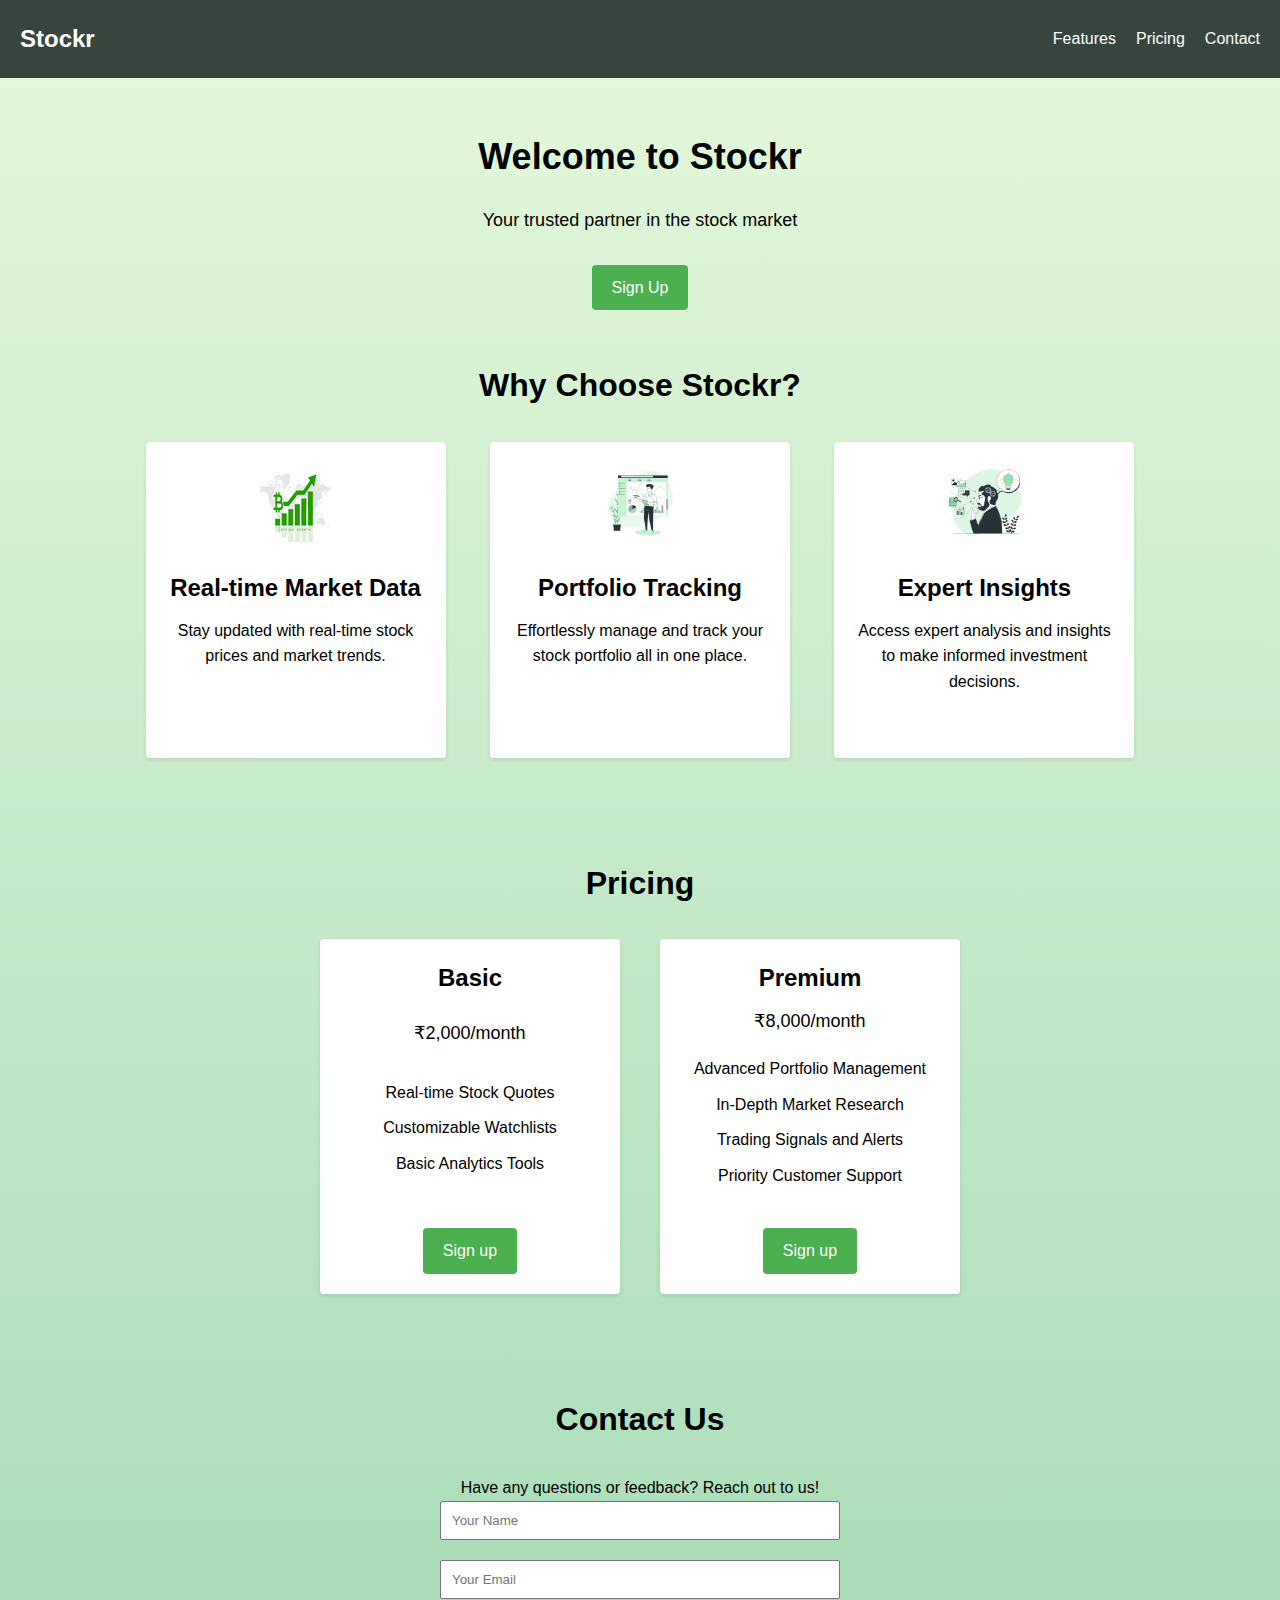
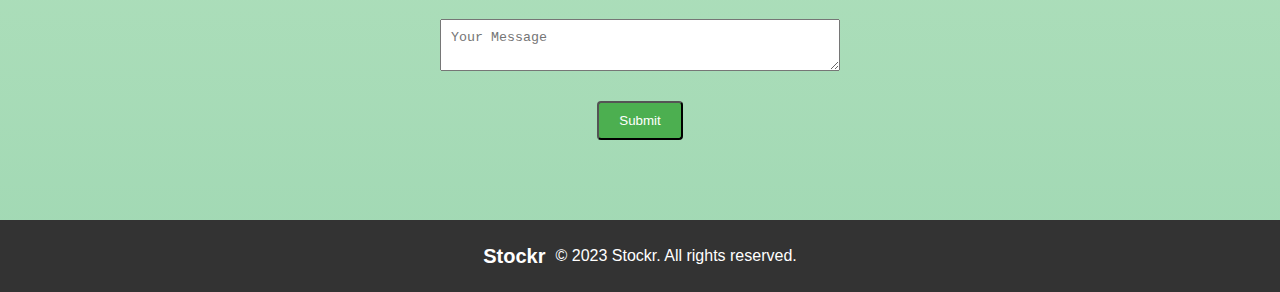
<file: index.html>
<!DOCTYPE html>
<html lang="en">

<head>
  <meta charset="UTF-8">
  <meta name="viewport" content="width=device-width, initial-scale=1.0">
  <title>Stockr - Your Stock Market Partner</title>
  <link rel="stylesheet" href="styles.css">
</head>

<body>
    <header>
        <div class="logo">Stockr</div>
        <ul class="navigation">
          <li><a href="#features">Features</a></li>
          <li><a href="#pricing">Pricing</a></li>
          <li><a href="#contact">Contact</a></li>
        </ul>
      </header>
    </nav>
    <div class="hero">
      <h1>Welcome to Stockr</h1>
      <p>Your trusted partner in the stock market</p>
      <a href="#signup" class="btn">Sign Up</a>
    </div>
  </header>

  
  

  <section id="features" class="features">
    <h2>Why Choose Stockr?</h2>
    <div class="feature-card">
      <a href="feature.html"></a>
      <div class="feature-icon">
        <img src="feature1.jpg" alt="Feature 1">
      </div>
      
      <a href="second.html" class="custom-link"><h3>Real-time Market Data</h3></a>
      
      <p>Stay updated with real-time stock prices and market trends.</p>
    </div>
    <div class="feature-card">
      <div class="feature-icon">
        <img src="feature2.png" alt="Feature 2">
      </div>
      <h3>Portfolio Tracking</h3>
      <p>Effortlessly manage and track your stock portfolio all in one place.</p>
    </div>
    <div class="feature-card">
      <div class="feature-icon">
        <img src="feature3.png" alt="Feature 3">
      </div>
      <h3>Expert Insights</h3>
      <p>Access expert analysis and insights to make informed investment decisions.</p>
    </div>
  </section>

  <section id="pricing" class="pricing">
    <div class="container">
      <h2>Pricing</h2>
      <div class="price-card-container">
        <div class="price-card">
          <h3>Basic</h3>
          <p>₹2,000/month</p>
          <ul>
            <li>Real-time Stock Quotes</li>
            <li>Customizable Watchlists</li>
            <li>Basic Analytics Tools</li>
          </ul>
          <div class="btn-container">
            <a href="#" class="btn">Sign up</a>
          </div>
        </div>
        <div class="price-card">
          <h3>Premium</h3>
          <p>₹8,000/month</p>
          <ul>
            <li>Advanced Portfolio Management</li>
            <li>In-Depth Market Research</li>
            <li>Trading Signals and Alerts</li>
            <li>Priority Customer Support</li>
          </ul>
          <div class="btn-container">
            <a href="#" class="btn">Sign up</a>
          </div>
        </div>
      </div>
    </div>
  </section>
  
  

  <section id="contact" class="contact">
    <h2>Contact Us</h2>
    <p>Have any questions or feedback? Reach out to us!</p>
    <div class="alignn">
    <form> 
      <input class="alig" type="text" placeholder="Your Name">
      <input class="alig" type="email" placeholder="Your Email">
      <textarea class="alig" placeholder="Your Message"></textarea>
      <button type="submit" class="btn">Submit</button>
    </form>
</div>
  </section>

  <footer>
    <div class="footer-content">
      <div class="logo">Stockr</div>
      <p>&copy; 2023 Stockr. All rights reserved.</p>
    </div>
  </footer>

  <script src="app.js"></script>
</body>

</html>
</file>
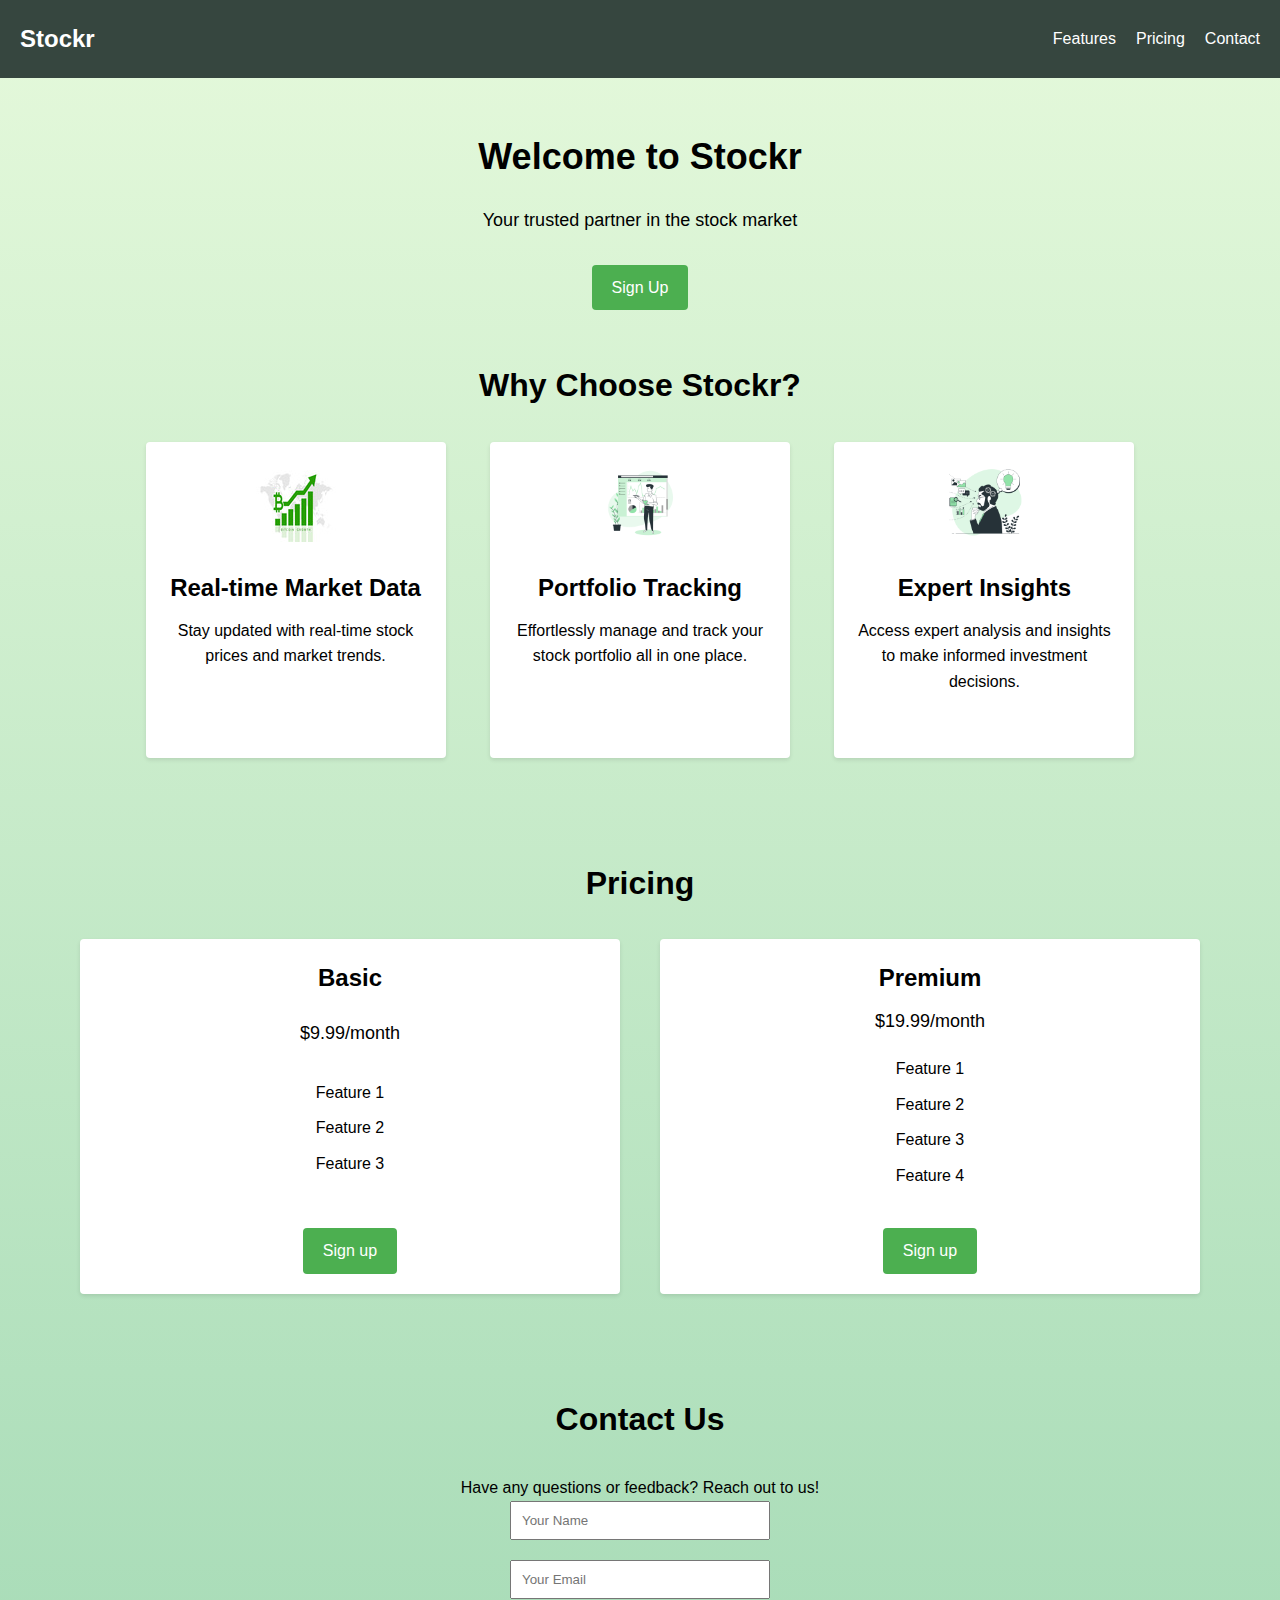
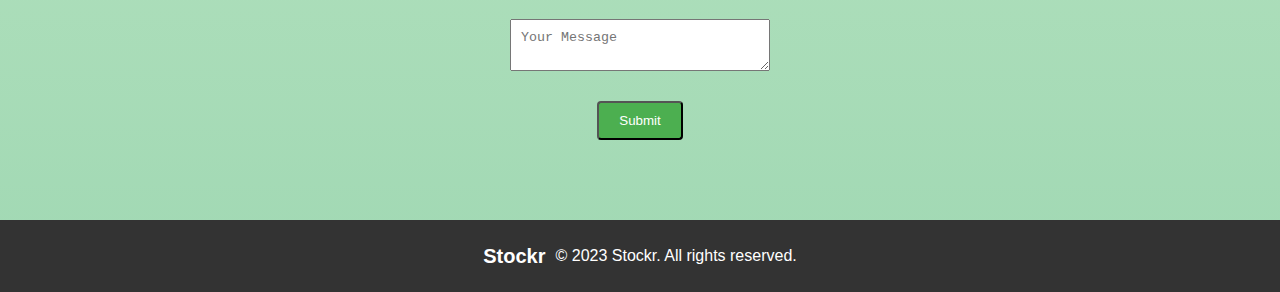
<file: Stockr/index.html>
<!DOCTYPE html>
<html lang="en">

<head>
  <meta charset="UTF-8">
  <meta name="viewport" content="width=device-width, initial-scale=1.0">
  <title>Stockr - Your Stock Market Partner</title>
  <link rel="stylesheet" href="styles.css">
</head>

<body>
    <header>
        <div class="logo">Stockr</div>
        <ul class="navigation">
          <li><a href="#features">Features</a></li>
          <li><a href="#pricing">Pricing</a></li>
          <li><a href="#contact">Contact</a></li>
        </ul>
      </header>
    </nav>
    <div class="hero">
      <h1>Welcome to Stockr</h1>
      <p>Your trusted partner in the stock market</p>
      <a href="#signup" class="btn">Sign Up</a>
    </div>
  </header>

  <section id="features" class="features">
    <h2>Why Choose Stockr?</h2>
    <div class="feature-card">
      <div class="feature-icon">
        <img src="feature1.jpg" alt="Feature 1">
      </div>
      <h3>Real-time Market Data</h3>
      <p>Stay updated with real-time stock prices and market trends.</p>
    </div>
    <div class="feature-card">
      <div class="feature-icon">
        <img src="feature2.png" alt="Feature 2">
      </div>
      <h3>Portfolio Tracking</h3>
      <p>Effortlessly manage and track your stock portfolio all in one place.</p>
    </div>
    <div class="feature-card">
      <div class="feature-icon">
        <img src="feature3.png" alt="Feature 3">
      </div>
      <h3>Expert Insights</h3>
      <p>Access expert analysis and insights to make informed investment decisions.</p>
    </div>
  </section>

  <section id="pricing" class="pricing">
    <div class="container">
      <h2>Pricing</h2>
      <div class="price-card-container">
        <div class="price-card">
          <h3>Basic</h3>
          <p>$9.99/month</p>
          <ul>
            <li>Feature 1</li>
            <li>Feature 2</li>
            <li>Feature 3</li>
          </ul>
          <div class="btn-container">
            <a href="#" class="btn">Sign up</a>
          </div>
        </div>
        <div class="price-card">
          <h3>Premium</h3>
          <p>$19.99/month</p>
          <ul>
            <li>Feature 1</li>
            <li>Feature 2</li>
            <li>Feature 3</li>
            <li>Feature 4</li>
          </ul>
          <div class="btn-container">
            <a href="#" class="btn">Sign up</a>
          </div>
        </div>
      </div>
    </div>
  </section>
  
  

  <section id="contact" class="contact">
    <h2>Contact Us</h2>
    <p>Have any questions or feedback? Reach out to us!</p>
    <div class="alignn">
    <form> 
      <input class="alig" type="text" placeholder="Your Name">
      <input class="alig" type="email" placeholder="Your Email">
      <textarea class="alig" placeholder="Your Message"></textarea>
      <button type="submit" class="btn">Submit</button>
    </form>
</div>
  </section>

  <footer>
    <div class="footer-content">
      <div class="logo">Stockr</div>
      <p>&copy; 2023 Stockr. All rights reserved.</p>
    </div>
  </footer>

</body>

</html>
</file>
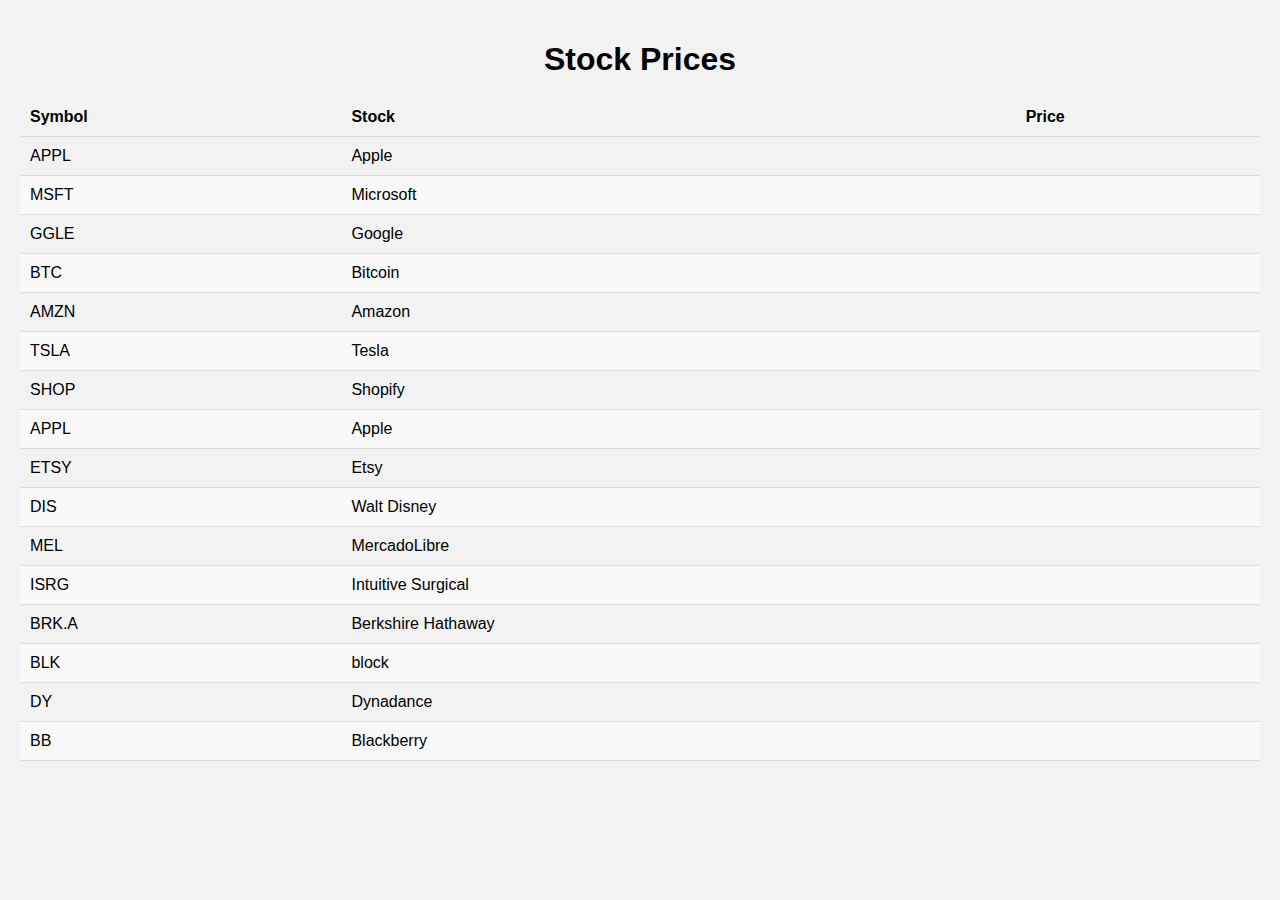
<file: second.html>
<!DOCTYPE html>
<html>
<head>
  <title>Stock Prices</title>
  <link rel="stylesheet" type="text/css" href="styles2.css">
</head>
<body>
  <h1>Stock Prices</h1>
  <table>
    <thead>
      <tr>
        <th>Symbol</th>
        <th>Stock</th>
        <th>Price</th>
      </tr>
    </thead>
    <tbody>
      <tr>
        <td>APPL</td>
        <td>Apple</td>
        <td id="APPL"></td>
      </tr>
      <tr>
        <td>MSFT</td>
        <td>Microsoft</td>
        <td id="MFST"></td>
      </tr>
      <tr>
        <td>GGLE</td>
        <TD>Google</TD>
        <td id="GGLE"></td>
      </tr>
      <tr>
        <td>BTC</td>
        <td>Bitcoin</td>
        <td id="BTC"></td>
      </tr>
      <tr>
        <td>AMZN</td>
        <td>Amazon</td>
        <td id="AMZN"></td>
      </tr>
      <tr>
        <td>TSLA</td>
        <td>Tesla</td>
        <td id="TSLA"></td>
      </tr>
      <tr>
        <td>SHOP</td>
        <td>Shopify</td>
        <td id="SHOP"></td>
      </tr>
      <tr>
        <td>APPL</td>
        <td>Apple</td>
        <td id="APPL"></td>
      </tr>
      <tr>
        <td>ETSY</td>
        <td>Etsy</td>
        <td id="ETSY"></td>
      </tr>
      <tr>
        <td>DIS</td>
        <td>Walt Disney</td>
        <td id="DIS"></td>
      </tr>
      <tr>
        <td>MEL</td>
        <td>MercadoLibre</td>
        <td id="MEL"></td>
      </tr>
      <tr>
        <td>ISRG</td>
        <td>Intuitive Surgical</td>
        <td id="ISRG"></td>
      </tr>
      <tr>
        <td>BRK.A</td>
        <td>Berkshire Hathaway</td>
        <td id="BRK.A"></td>
      </tr>
      <tr>
        <td>BLK</td>
        <td>block</td>
        <td id="BLK"></td>
      </tr>
      <tr>
        <td>DY</td>
        <td>Dynadance</td>
        <td id="DY"></td>
      </tr>
      <tr>
        <td>BB</td>
        <td>Blackberry</td>
        <td id="BB"></td>
      </tr>
    </tbody>
  </table>

  <script src="app.js"></script>
</body>
</html>
</file>
<file: styles2.css>
body {
    font-family: Arial, sans-serif;
    background-color: #f2f2f2;
    margin: 0;
    padding: 20px;
  }
  
  h1 {
    text-align: center;
    margin-bottom: 20px;
  }
  
  table {
    width: 100%;
    border-collapse: collapse;
  }
  
  th, td {
    padding: 10px;
    text-align: left;
    border-bottom: 1px solid #ddd;
  }
  
  th {
    background-color: #f2f2f2;
  }
  
  tbody tr:nth-child(even) {
    background-color: #f9f9f9;
  }
  
  tbody tr:hover {
    background-color: #e6e6e6;
  }
</file>
<file: styles.css>
/* Reset some default styles */
* {
  box-sizing: border-box;
  margin: 0;
  padding: 0;
}

/* General styles */
body {
  font-family: Arial, sans-serif;
  line-height: 1.6;
  background-image: linear-gradient(to top, #A0D8B3, #E5F9DB);
}

a.custom-link {
  color: inherit;
  text-decoration: none;
}


.container {
  max-width: 1200px;
  margin: 0 auto;
  padding: 0 20px;
}

/* Header styles */
header {
  background-color: rgb(54, 70, 63);
  color: #fff;
  padding: 20px;
  display: flex;
  justify-content: space-between;
  align-items: center;
}

.logo {
  font-size: 24px;
  font-weight: bold;
}

.navigation {
  list-style: none;
  display: flex;
}

.navigation li {
  margin-left: 20px;
}

.navigation a {
  color: #fff;
  text-decoration: none;
}

/* Hero section styles */
.hero {
  text-align: center;
  margin-top: 50px;
}

.hero h1 {
  font-size: 36px;
  margin-bottom: 20px;
}

.hero p {
  font-size: 18px;
  margin-bottom: 30px;
}

.btn {
  display: inline-block;
  background-color: #4CAF50;
  color: #fff;
  padding: 10px 20px;
  border-radius: 4px;
  text-decoration: none;
}

.btn:hover {
  background-color: #45a049;
}

/* Features section styles */
.features {
  
  padding: 50px 0;
  text-align: center;
}

.features h2 {
  font-size: 32px;
  margin-bottom: 30px;
}

.feature-card {
  display: inline-block;
  width: 300px;
  margin: 0 20px;
  padding: 20px;
  background-color: #fff;
  border-radius: 4px;
  box-shadow: 0 2px 4px rgba(0, 0, 0, 0.1);
}
.feature-card {
  transition: transform 0.3s ease;
}
.feature-card:hover {
  transform: scale(1.1);
}


.feature-icon img {
  width: 80px;
  height: 80px;
  margin-bottom: 20px;
}

.feature-card h3 {
  font-size: 24px;
  margin-bottom: 10px;
}

.feature-card p {
  font-size: 16px;
  height: 120px; /* Set a fixed height for feature descriptions */
  overflow: hidden;
}

/* Pricing section styles */
.pricing {
  padding: 50px 0;
  text-align: center;
}

.pricing h2 {
  font-size: 32px;
  margin-bottom: 30px;
}

.price-card-container {
  display: flex;
  justify-content: center;
  align-items: stretch; 
}

.price-card {
  flex: 0 0 300px;
  margin: 0 20px;
  padding: 20px;
  background-color: #fff;
  border-radius: 4px;
  box-shadow: 0 2px 4px rgba(0, 0, 0, 0.1);
  display: flex;
  flex-direction: column;
  justify-content: space-between;
}
.price-card {
  transition: transform 0.3s ease;
}

.price-card:hover {
  transform: scale(1.1);
}

.price-card h3 {
  font-size: 24px;
  margin-bottom: 10px;
}

.price-card p {
  font-size: 18px;
  margin-bottom: 20px;
}

.price-card ul {
  list-style: none;
  margin-bottom: 30px;
}

.price-card ul li {
  margin-bottom: 10px;
}

.price-card .btn-container {
  display: flex;
  justify-content: center;
}

.contact {
  padding: 50px 0;
  text-align: center;
}

.contact h2 {
  font-size: 32px;
  margin-bottom: 30px;
}

.contact form {
  display: flex;
  flex-wrap: wrap;
  justify-content: center;
  align-items: flex-start;
  margin-bottom: 30px;
}

.contact input,
.contact textarea {
  width: 100%;
  padding: 10px;
  margin-bottom: 20px;
}

.contact input[type="text"],
.contact input[type="email"],
.contact textarea {
  width: calc(100% - 20px); 
}

.contact button.btn {
  margin-top: 10px;
}



footer {
  background-color: #333;
  color: #fff;
  padding: 20px;
  text-align: center;
}

.footer-content {
  display: flex;
  justify-content: center;
  align-items: center;
}

.footer-content .logo {
  font-size: 20px;
  font-weight: bold;
  margin-right: 10px;
}

.contact form {
  display: flex;
  flex-direction: column; /* Display the form elements in a column */
  align-items: center; /* Align items horizontally at the center */
  margin-bottom: 30px;
}

.contact input,
.contact textarea {
  width: 100%;
  padding: 10px;
  margin-bottom: 20px;
  max-width: 400px; /* Set a maximum width for the input fields */
}

.contact button.btn {
  margin-top: 10px;
  align-self: center; /* Align the button to the center horizontally */
}
/* .alig{
  size: 30px;
} */
</file>
<file: Stockr/styles.css>
/* Reset some default styles */
* {
  box-sizing: border-box;
  margin: 0;
  padding: 0;
}

/* General styles */
body {
  font-family: Arial, sans-serif;
  line-height: 1.6;
  background-image: linear-gradient(to top, #A0D8B3, #E5F9DB);
}

.container {
  max-width: 1200px;
  margin: 0 auto;
  padding: 0 20px;
}

/* Header styles */
header {
  background-color: rgb(54, 70, 63);
  color: #fff;
  padding: 20px;
  display: flex;
  justify-content: space-between;
  align-items: center;
}

.logo {
  font-size: 24px;
  font-weight: bold;
}

.navigation {
  list-style: none;
  display: flex;
}

.navigation li {
  margin-left: 20px;
}

.navigation a {
  color: #fff;
  text-decoration: none;
}

/* Hero section styles */
.hero {
  text-align: center;
  margin-top: 50px;
}

.hero h1 {
  font-size: 36px;
  margin-bottom: 20px;
}

.hero p {
  font-size: 18px;
  margin-bottom: 30px;
}

.btn {
  display: inline-block;
  background-color: #4CAF50;
  color: #fff;
  padding: 10px 20px;
  border-radius: 4px;
  text-decoration: none;
}

.btn:hover {
  background-color: #45a049;
}

/* Features section styles */
.features {
  
  padding: 50px 0;
  text-align: center;
}

.features h2 {
  font-size: 32px;
  margin-bottom: 30px;
}

.feature-card {
  display: inline-block;
  width: 300px;
  margin: 0 20px;
  padding: 20px;
  background-color: #fff;
  border-radius: 4px;
  box-shadow: 0 2px 4px rgba(0, 0, 0, 0.1);
}

.feature-icon img {
  width: 80px;
  height: 80px;
  margin-bottom: 20px;
}

.feature-card h3 {
  font-size: 24px;
  margin-bottom: 10px;
}

.feature-card p {
  font-size: 16px;
  height: 120px; /* Set a fixed height for feature descriptions */
  overflow: hidden;
}

/* Pricing section styles */
.pricing {
  padding: 50px 0;
  text-align: center;
}

.pricing h2 {
  font-size: 32px;
  margin-bottom: 30px;
}

.price-card-container {
  display: flex;
  justify-content: center;
  align-items: stretch; /* Align the cards vertically */
}

.price-card {
  flex: 1;
  margin: 0 20px;
  padding: 20px;
  background-color: #fff;
  border-radius: 4px;
  box-shadow: 0 2px 4px rgba(0, 0, 0, 0.1);
  display: flex;
  flex-direction: column;
  justify-content: space-between;
}

.price-card h3 {
  font-size: 24px;
  margin-bottom: 10px;
}

.price-card p {
  font-size: 18px;
  margin-bottom: 20px;
}

.price-card ul {
  list-style: none;
  margin-bottom: 30px;
}

.price-card ul li {
  margin-bottom: 10px;
}

.price-card .btn-container {
  display: flex;
  justify-content: center;
}

/* Contact section styles */
/* Contact section styles */
.contact {
  padding: 50px 0;
  text-align: center;
}

.contact h2 {
  font-size: 32px;
  margin-bottom: 30px;
}

.contact form {
  display: flex;
  flex-wrap: wrap;
  justify-content: center;
  align-items: flex-start;
  margin-bottom: 30px;
}

.contact input,
.contact textarea {
  width: 100%;
  padding: 10px;
  margin-bottom: 20px;
}

.contact input[type="text"],
.contact input[type="email"],
.contact textarea {
  width: calc(100% - 20px); /* Reduce left and right size by 10px each */
}

.contact button.btn {
  margin-top: 10px;
}


/* Footer styles */
footer {
  background-color: #333;
  color: #fff;
  padding: 20px;
  text-align: center;
}

.footer-content {
  display: flex;
  justify-content: center;
  align-items: center;
}

.footer-content .logo {
  font-size: 20px;
  font-weight: bold;
  margin-right: 10px;
}

.alignn{
  
  /* width: 50%; */
  /* align-items: center; */
  padding-left: 500px;
  padding-right: 500px;
  /* justify-content: center; */

 
} 

/* .alig{
  size: 30px;
} */
</file>
